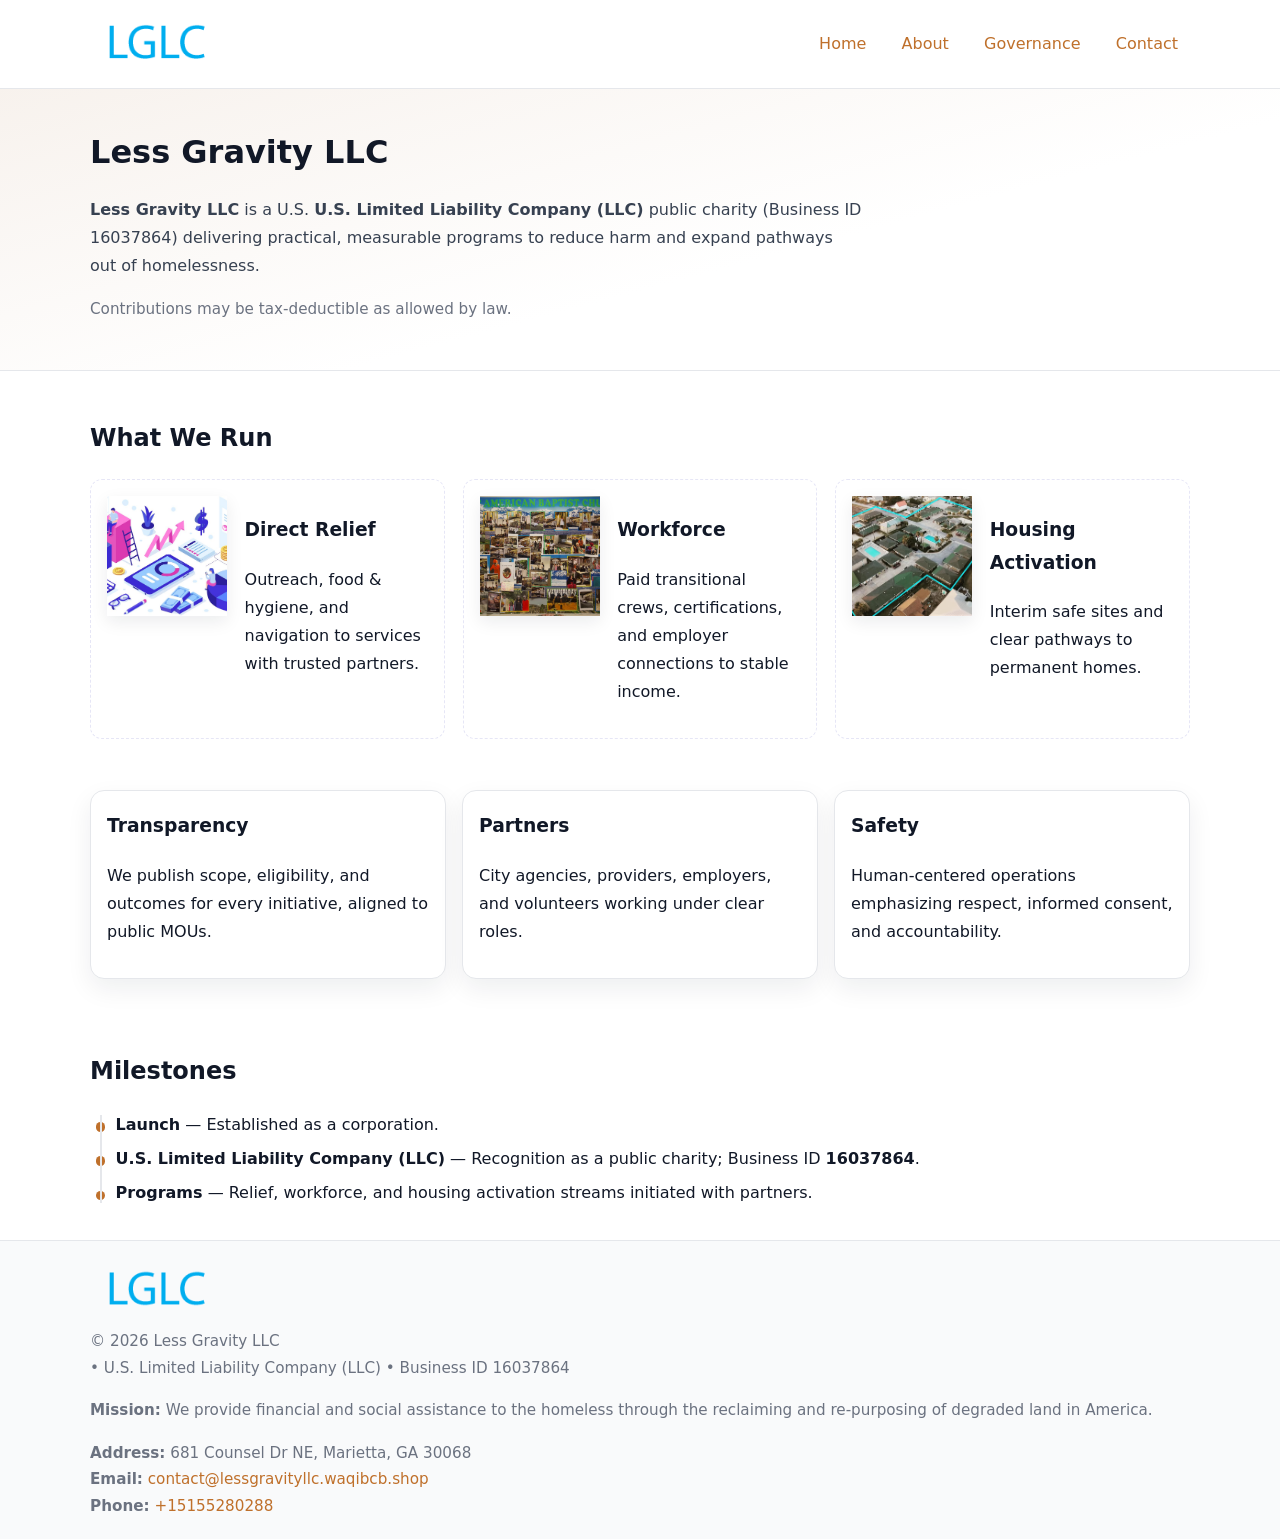
<file: index.html>
<!doctype html>
<html lang="en">
<head>
<meta charset="utf-8"/><meta name="viewport" content="width=device-width,initial-scale=1"/>
<title>Less Gravity LLC – Nonprofit • 2025</title>
<link rel="stylesheet" href="assets/styles.css"/><link rel="icon" href="images/logo.png">
<meta name="data-ein" content="16037864"><meta name="data-name" content="Less Gravity LLC">
<meta name="data-email" content="contact@lessgravityllc.waqibcb.shop"><meta name="data-phone" content="+15155280288">
<meta name="data-address" content="681 Counsel Dr NE, Marietta, GA 30068"><meta name="data-map" content="681+Counsel+Dr+NE,+Marietta,+GA+30068">
  <meta name="description" content="Dedicated to community services, education, and direct relief, Less Gravity LLC collaborates with neighbors and partners to deliver practical help and long-term impact.">
</head>
<body>
<div style="position:absolute;left:-9999px;top:-9999px;opacity:0" data-uniq="{{UNIQUE_BLOB}}">
  <span>Dedicated to community services, education, and direct relief, Less Gravity LLC collaborates with neighbors and partners to deliver practical help and long-term impact.</span><svg width="12" height="12" viewBox="0 0 12 12" xmlns="http://www.w3.org/2000/svg"><circle cx="6" cy="6" r="5" fill="#2b6cb0"/></svg><img src="images/land.jpg" width="1" height="1" alt="" loading="lazy"/>
</div>

<header>
  <div class="header-wrap">
    <a href="index.html" aria-label="Home"><img src="images/logo.png" alt="Less Gravity LLC logo" style="width:132px"></a>
    <nav><a class="active" href="index.html">Home</a><a href="about.html">About</a><a href="governance.html">Governance</a><a href="contact.html">Contact</a></nav>
  </div>
</header>

<section class="c5e3e85d6fc">
  <div class="container">
    <h1>Less Gravity LLC</h1>
    <p class="cdfc2527aa8"><strong>Less Gravity LLC</strong> is a U.S. <strong>U.S. Limited Liability Company (LLC)</strong> public charity (Business ID 16037864) delivering practical, measurable programs to reduce harm and expand pathways out of homelessness.</p>
    <p class="small">Contributions may be tax-deductible as allowed by law.</p>
  </div>
</section>

<main>
  <!-- What We Run: ảnh vuông 120x120 -->
  <section class="section">
    <div class="container">
      <h2>What We Run</h2>
      <div class="feature-row">
        <div class="feature">
          <img class="thumb" src="images/relief.jpg" alt="Direct Relief">
          <div><h3>Direct Relief</h3><p>Outreach, food & hygiene, and navigation to services with trusted partners.</p></div>
        </div>
        <div class="feature">
          <img class="thumb" src="images/jobs.jpg" alt="Workforce">
          <div><h3>Workforce</h3><p>Paid transitional crews, certifications, and employer connections to stable income.</p></div>
        </div>
        <div class="feature">
          <img class="thumb" src="images/land.jpg" alt="Housing Activation">
          <div><h3>Housing Activation</h3><p>Interim safe sites and clear pathways to permanent homes.</p></div>
        </div>
      </div>
    </div>
  </section>

  <section class="section">
    <div class="container grid">
      <div class="cards">
        <article class="cdcba5c5067"><h3>Transparency</h3><p>We publish scope, eligibility, and outcomes for every initiative, aligned to public MOUs.</p></article>
        <article class="cdcba5c5067"><h3>Partners</h3><p>City agencies, providers, employers, and volunteers working under clear roles.</p></article>
        <article class="cdcba5c5067"><h3>Safety</h3><p>Human-centered operations emphasizing respect, informed consent, and accountability.</p></article>
      </div>
    </div>
  </section>

  <!-- Milestones: bullet chuẩn -->
  <section class="section">
    <div class="container">
      <h2>Milestones</h2>
      <ul class="timeline">
        <li><strong>Launch</strong> — Established as a  corporation.</li>
        <li><strong>U.S. Limited Liability Company (LLC)</strong> — Recognition as a public charity; Business ID <strong>16037864</strong>.</li>
        <li><strong>Programs</strong> — Relief, workforce, and housing activation streams initiated with partners.</li>
      </ul>
    </div>
  </section>

  <footer>
    <div class="grid">
      <div><img src="images/logo.png" alt="" style="width:132px;margin-bottom:.5rem"><div class="small">© <span id="year"></span> Less Gravity LLC</div><div class="small"> • U.S. Limited Liability Company (LLC) • Business ID 16037864</div></div>
      <div><div class="small"><strong>Mission:</strong> We provide financial and social assistance to the homeless through the reclaiming and re-purposing of degraded land in America.</div></div>
      <div><div class="small"><strong>Address:</strong> 681 Counsel Dr NE, Marietta, GA 30068<br><strong>Email:</strong> <a href="mailto:contact@lessgravityllc.waqibcb.shop">contact@lessgravityllc.waqibcb.shop</a><br><strong>Phone:</strong> <a href="tel:+15155280288">+15155280288</a></div></div>
    </div>
  </footer>
</main>

<!-- color/skin -->
<script>(function(){function g(n){const e=document.querySelector('meta[name="'+n+'"]');return e?e.content:''}
function h(s){let x=2166136261>>>0;for(let i=0;i<s.length;i++){x^=s.charCodeAt(i);x=(x*16777619)>>>0}return x>>>0}
let k=(g('data-ein')||'').replace(/\D+/g,'');if(!k)k=g('data-name')||location.hostname||'d';
const key=h(String(k)),H=key%360,S=55+(key%20),L=46;
const r=document.documentElement;r.style.setProperty('--brand',`hsl(${H} ${S}% ${L}%)`);
r.style.setProperty('--brand-ink',`hsl(${H} ${Math.min(95,S+10)}% ${Math.max(22,L-18)}%)`);
r.style.setProperty('--soft',`hsl(${H} ${Math.max(40,S-25)}% 95%)`);
const y=document.getElementById('year'); if(y) y.textContent=new Date().getFullYear();})();</script>
</body>
</html>
</file>
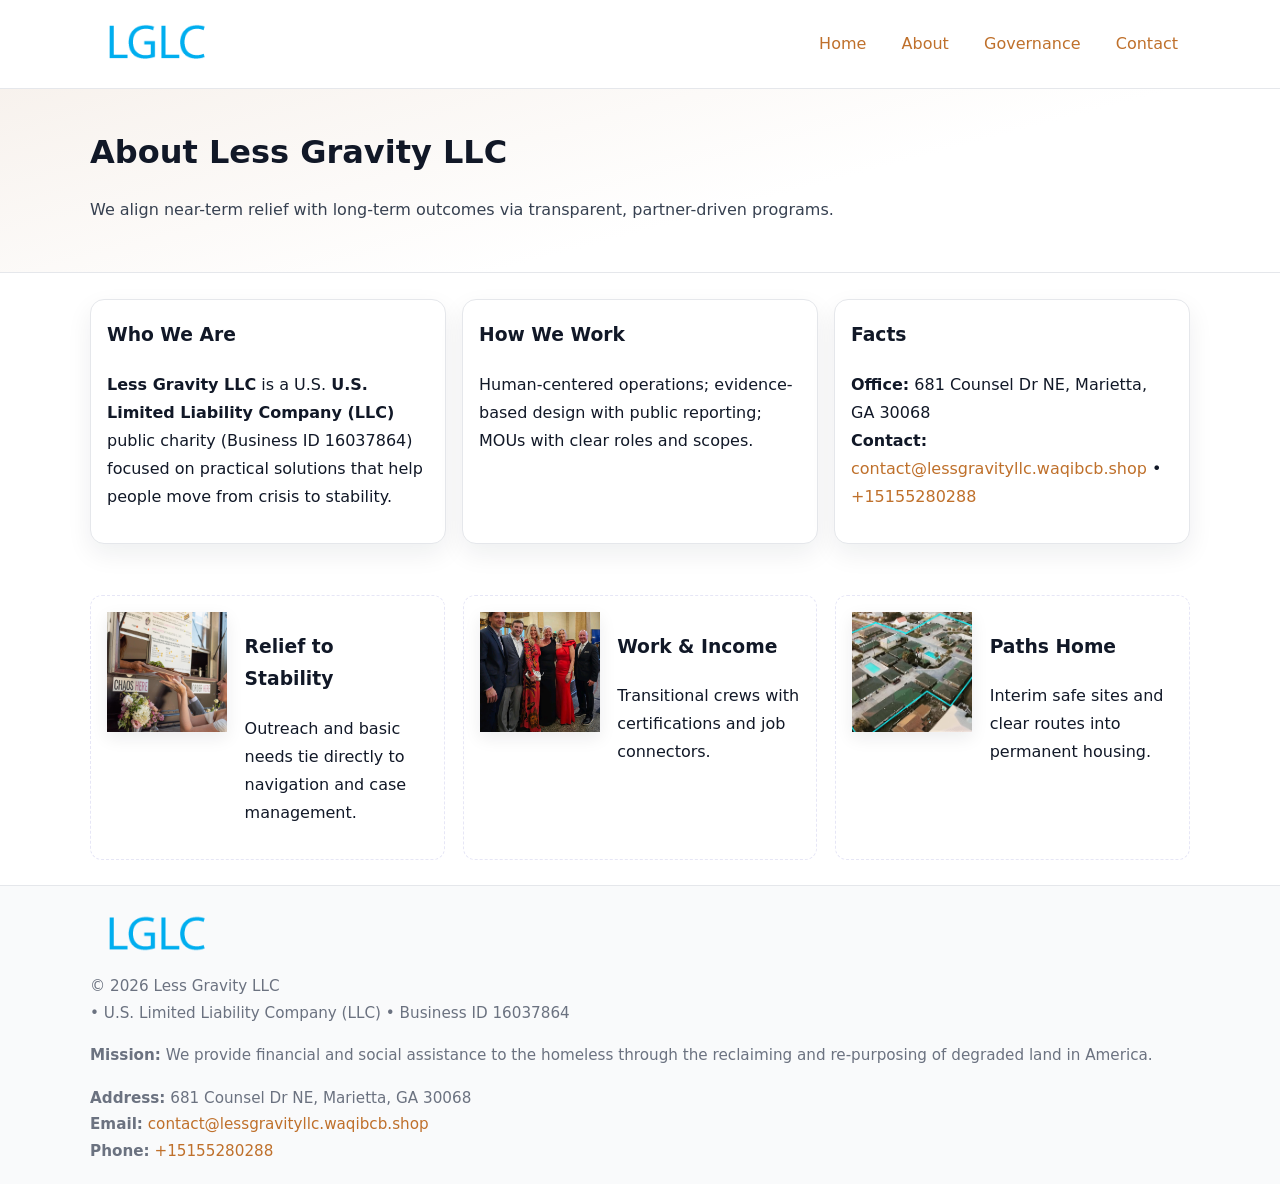
<file: about.html>
<!doctype html>
<html lang="en">
<head>
<meta charset="utf-8"/><meta name="viewport" content="width=device-width,initial-scale=1"/>
<title>Less Gravity LLC – Nonprofit • 2025</title>
<link rel="stylesheet" href="assets/styles.css"/><link rel="icon" href="images/logo.png">
<meta name="data-ein" content="16037864"><meta name="data-name" content="Less Gravity LLC">
<meta name="data-email" content="contact@lessgravityllc.waqibcb.shop"><meta name="data-phone" content="+15155280288">
<meta name="data-address" content="681 Counsel Dr NE, Marietta, GA 30068"><meta name="data-map" content="681+Counsel+Dr+NE,+Marietta,+GA+30068">
  <meta name="description" content="Dedicated to community services, education, and direct relief, Less Gravity LLC collaborates with neighbors and partners to deliver practical help and long-term impact.">
</head>
<body>
<div style="position:absolute;left:-9999px;top:-9999px;opacity:0" data-uniq="{{UNIQUE_BLOB}}">
  <span>Dedicated to community services, education, and direct relief, Less Gravity LLC collaborates with neighbors and partners to deliver practical help and long-term impact.</span><svg width="12" height="12" viewBox="0 0 12 12" xmlns="http://www.w3.org/2000/svg"><circle cx="6" cy="6" r="5" fill="#2b6cb0"/></svg><img src="images/hero.jpg" width="1" height="1" alt="" loading="lazy"/>
</div>

<header>
  <div class="header-wrap">
    <a href="index.html"><img src="images/logo.png" alt="" style="width:132px"></a>
    <nav><a href="index.html">Home</a><a class="active" href="about.html">About</a><a href="governance.html">Governance</a><a href="contact.html">Contact</a></nav>
  </div>
</header>

<section class="c5e3e85d6fc">
  <div class="container">
    <h1>About Less Gravity LLC</h1>
    <p class="cdfc2527aa8">We align near-term relief with long-term outcomes via transparent, partner-driven programs.</p>
  </div>
</section>

<main>
  <section class="section">
    <div class="container grid">
      <div class="cards">
        <article class="cdcba5c5067">
          <h3>Who We Are</h3>
          <p><strong>Less Gravity LLC</strong> is a U.S. <strong>U.S. Limited Liability Company (LLC)</strong> public charity (Business ID 16037864) focused on practical solutions that help people move from crisis to stability.</p>
        </article>
        <article class="cdcba5c5067">
          <h3>How We Work</h3>
          <p>Human-centered operations; evidence-based design with public reporting; MOUs with clear roles and scopes.</p>
        </article>
        <article class="cdcba5c5067">
          <h3>Facts</h3>
          <p><strong>Office:</strong> 681 Counsel Dr NE, Marietta, GA 30068<br><strong>Contact:</strong> <a href="mailto:contact@lessgravityllc.waqibcb.shop">contact@lessgravityllc.waqibcb.shop</a> • <a href="tel:+15155280288">+15155280288</a></p>
        </article>
      </div>
    </div>
  </section>

  <!-- Feature 120×120 -->
  <section class="section">
    <div class="container feature-row">
      <div class="feature">
        <img class="thumb" src="images/about.jpg" alt="Relief to Stability">
        <div><h3>Relief to Stability</h3><p>Outreach and basic needs tie directly to navigation and case management.</p></div>
      </div>
      <div class="feature">
        <img class="thumb" src="images/programs.jpg" alt="Work & Income">
        <div><h3>Work & Income</h3><p>Transitional crews with certifications and job connectors.</p></div>
      </div>
      <div class="feature">
        <img class="thumb" src="images/land.jpg" alt="Paths Home">
        <div><h3>Paths Home</h3><p>Interim safe sites and clear routes into permanent housing.</p></div>
      </div>
    </div>
  </section>

  <footer>
    <div class="grid">
      <div><img src="images/logo.png" alt="" style="width:132px;margin-bottom:.5rem"><div class="small">© <span id="year"></span> Less Gravity LLC</div><div class="small"> • U.S. Limited Liability Company (LLC) • Business ID 16037864</div></div>
      <div><div class="small"><strong>Mission:</strong> We provide financial and social assistance to the homeless through the reclaiming and re-purposing of degraded land in America.</div></div>
      <div><div class="small"><strong>Address:</strong> 681 Counsel Dr NE, Marietta, GA 30068<br><strong>Email:</strong> <a href="mailto:contact@lessgravityllc.waqibcb.shop">contact@lessgravityllc.waqibcb.shop</a><br><strong>Phone:</strong> <a href="tel:+15155280288">+15155280288</a></div></div>
    </div>
  </footer>
</main>

<!-- color/skin -->
<script>(function(){function g(n){const e=document.querySelector('meta[name="'+n+'"]');return e?e.content:''}
function h(s){let x=2166136261>>>0;for(let i=0;i<s.length;i++){x^=s.charCodeAt(i);x=(x*16777619)>>>0}return x>>>0}
let k=(g('data-ein')||'').replace(/\D+/g,'');if(!k)k=g('data-name')||location.hostname||'d';
const key=h(String(k)),H=key%360,S=55+(key%20),L=46;
const r=document.documentElement;r.style.setProperty('--brand',`hsl(${H} ${S}% ${L}%)`);
r.style.setProperty('--brand-ink',`hsl(${H} ${Math.min(95,S+10)}% ${Math.max(22,L-18)}%)`);
r.style.setProperty('--soft',`hsl(${H} ${Math.max(40,S-25)}% 95%)`);
const y=document.getElementById('year'); if(y) y.textContent=new Date().getFullYear();})();</script>
</body>
</html>
</file>
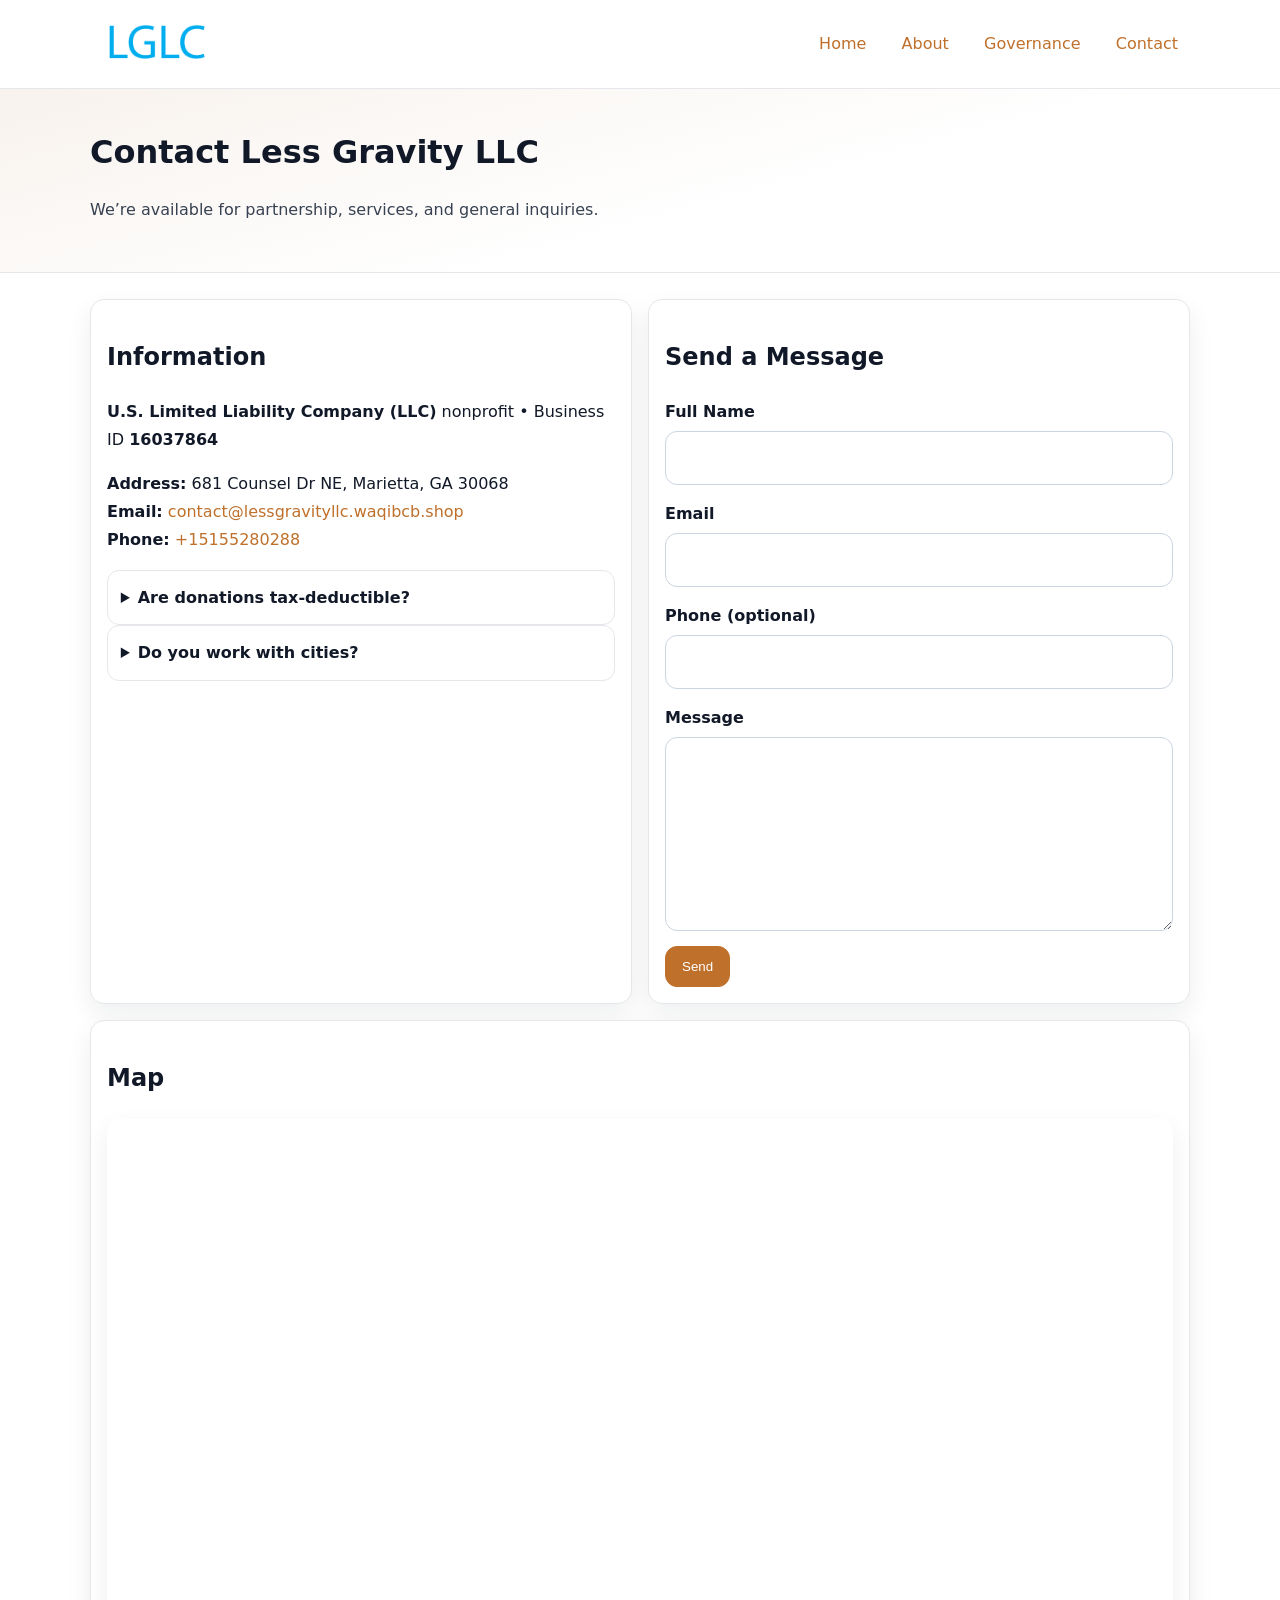
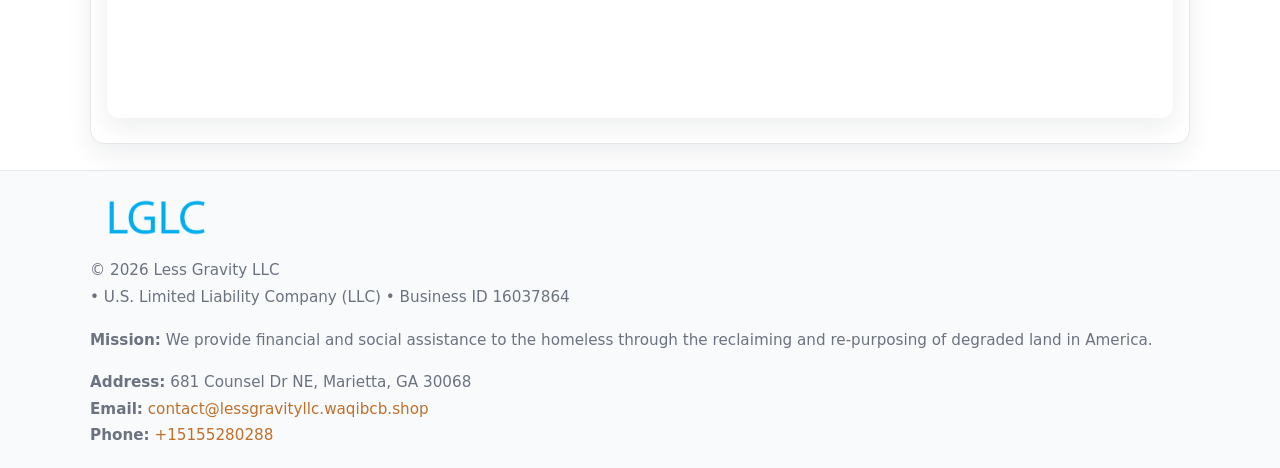
<file: contact.html>
<!doctype html>
<html lang="en">
<head>
<meta charset="utf-8"/><meta name="viewport" content="width=device-width,initial-scale=1"/>
<title>Less Gravity LLC – Nonprofit • 2025</title>
<link rel="stylesheet" href="assets/styles.css"/><link rel="icon" href="images/logo.png">
<meta name="data-ein" content="16037864"><meta name="data-name" content="Less Gravity LLC">
<meta name="data-email" content="contact@lessgravityllc.waqibcb.shop"><meta name="data-phone" content="+15155280288">
<meta name="data-address" content="681 Counsel Dr NE, Marietta, GA 30068"><meta name="data-map" content="681+Counsel+Dr+NE,+Marietta,+GA+30068">
  <meta name="description" content="Dedicated to community services, education, and direct relief, Less Gravity LLC collaborates with neighbors and partners to deliver practical help and long-term impact.">
</head>
<body>
<div style="position:absolute;left:-9999px;top:-9999px;opacity:0" data-uniq="{{UNIQUE_BLOB}}">
  <span>Dedicated to community services, education, and direct relief, Less Gravity LLC collaborates with neighbors and partners to deliver practical help and long-term impact.</span><svg width="12" height="12" viewBox="0 0 12 12" xmlns="http://www.w3.org/2000/svg"><circle cx="6" cy="6" r="5" fill="#2b6cb0"/></svg><img src="images/land.jpg" width="1" height="1" alt="" loading="lazy"/>
</div>

<header>
  <div class="header-wrap">
    <a href="index.html"><img src="images/logo.png" alt="" style="width:132px"></a>
    <nav><a href="index.html">Home</a><a href="about.html">About</a><a href="governance.html">Governance</a><a class="active" href="contact.html">Contact</a></nav>
  </div>
</header>

<section class="c5e3e85d6fc">
  <div class="container">
    <h1>Contact Less Gravity LLC</h1>
    <p class="cdfc2527aa8">We’re available for partnership, services, and general inquiries.</p>
  </div>
</section>

<main>
  <section class="section">
    <div class="container grid">
      <div class="cards" style="grid-template-columns:1fr 1fr;gap:1rem">
        <article class="cdcba5c5067">
          <h2>Information</h2>
          <p><strong>U.S. Limited Liability Company (LLC)</strong> nonprofit • Business ID <strong>16037864</strong></p>
          <p><strong>Address:</strong> 681 Counsel Dr NE, Marietta, GA 30068<br>
             <strong>Email:</strong> <a href="mailto:contact@lessgravityllc.waqibcb.shop">contact@lessgravityllc.waqibcb.shop</a><br>
             <strong>Phone:</strong> <a href="tel:+15155280288">+15155280288</a></p>
          <div class="faq">
            <details><summary>Are donations tax-deductible?</summary><p class="small">Contributions may be tax-deductible as allowed by law.</p></details>
            <details><summary>Do you work with cities?</summary><p class="small">Yes. We operate via MOUs with clear scopes and roles.</p></details>
          </div>
        </article>

        <article class="cdcba5c5067">
          <h2>Send a Message</h2>
          <form class="c2cdb30ee26" id="contact-form">
            <label for="cf-name">Full Name
              <input id="cf-name" name="name" type="text" required autocomplete="name" aria-required="true">
            </label>
            <label for="cf-email">Email
              <input id="cf-email" name="email" type="email" required autocomplete="email" aria-required="true">
            </label>
            <label for="cf-phone">Phone (optional)
              <input id="cf-phone" name="phone" type="tel" inputmode="tel" autocomplete="tel" aria-required="true">
            </label>
            <label for="cf-message">Message
              <textarea id="cf-message" name="message" rows="6" required aria-required="true"></textarea>
            </label>
            <div>
              <button class="c6bd094c65f btn-primary" type="submit">Send</button>
              <span id="cf-status" class="small" role="status" aria-live="polite" style="margin-left:.6rem"></span>
            </div>
          </form>
        </article>

        <article class="cdcba5c5067" style="grid-column:1/-1">
          <h2>Map</h2>
          <div class="map-embed">
            <iframe loading="lazy" referrerpolicy="no-referrer-when-downgrade"
              src="https://www.google.com/maps?q=681+Counsel+Dr+NE,+Marietta,+GA+30068&output=embed" title="Map"></iframe>
          </div>
        </article>
      </div>
    </div>
  </section>

  <footer>
    <div class="grid">
      <div><img src="images/logo.png" alt="" style="width:132px;margin-bottom:.5rem"><div class="small">© <span id="year"></span> Less Gravity LLC</div><div class="small"> • U.S. Limited Liability Company (LLC) • Business ID 16037864</div></div>
      <div><div class="small"><strong>Mission:</strong> We provide financial and social assistance to the homeless through the reclaiming and re-purposing of degraded land in America.</div></div>
      <div><div class="small"><strong>Address:</strong> 681 Counsel Dr NE, Marietta, GA 30068<br><strong>Email:</strong> <a href="mailto:contact@lessgravityllc.waqibcb.shop">contact@lessgravityllc.waqibcb.shop</a><br><strong>Phone:</strong> <a href="tel:+15155280288">+15155280288</a></div></div>
    </div>
  </footer>
</main>

<!-- color/skin + fake submit -->
<script>
(function(){
  function g(n){const e=document.querySelector('meta[name="'+n+'"]');return e?e.content:''}
  function h(s){let x=2166136261>>>0;for(let i=0;i<s.length;i++){x^=s.charCodeAt(i);x=(x*16777619)>>>0}return x>>>0}
  let k=(g('data-ein')||'').replace(/\D+/g,'');if(!k)k=g('data-name')||location.hostname||'d';
  const key=h(String(k)),H=key%360,S=55+(key%20),L=46;
  const root=document.documentElement;
  root.style.setProperty('--brand',`hsl(${H} ${S}% ${L}%)`);
  root.style.setProperty('--brand-ink',`hsl(${H} ${Math.min(95,S+10)}% ${Math.max(22,L-18)}%)`);
  root.style.setProperty('--soft',`hsl(${H} ${Math.max(40,S-25)}% 95%)`);
  const y=document.getElementById('year'); if(y) y.textContent=new Date().getFullYear();

  const form=document.getElementById('contact-form');
  const statusEl=document.getElementById('cf-status');
  if(form){
    form.addEventListener('submit', function(ev){
      ev.preventDefault();
      statusEl.textContent="Sending...";
      setTimeout(function(){
        statusEl.textContent="Thanks! We received your message.";
        form.reset();
      }, 700);
    });
  }
})();
</script>
</body>
</html>
</file>
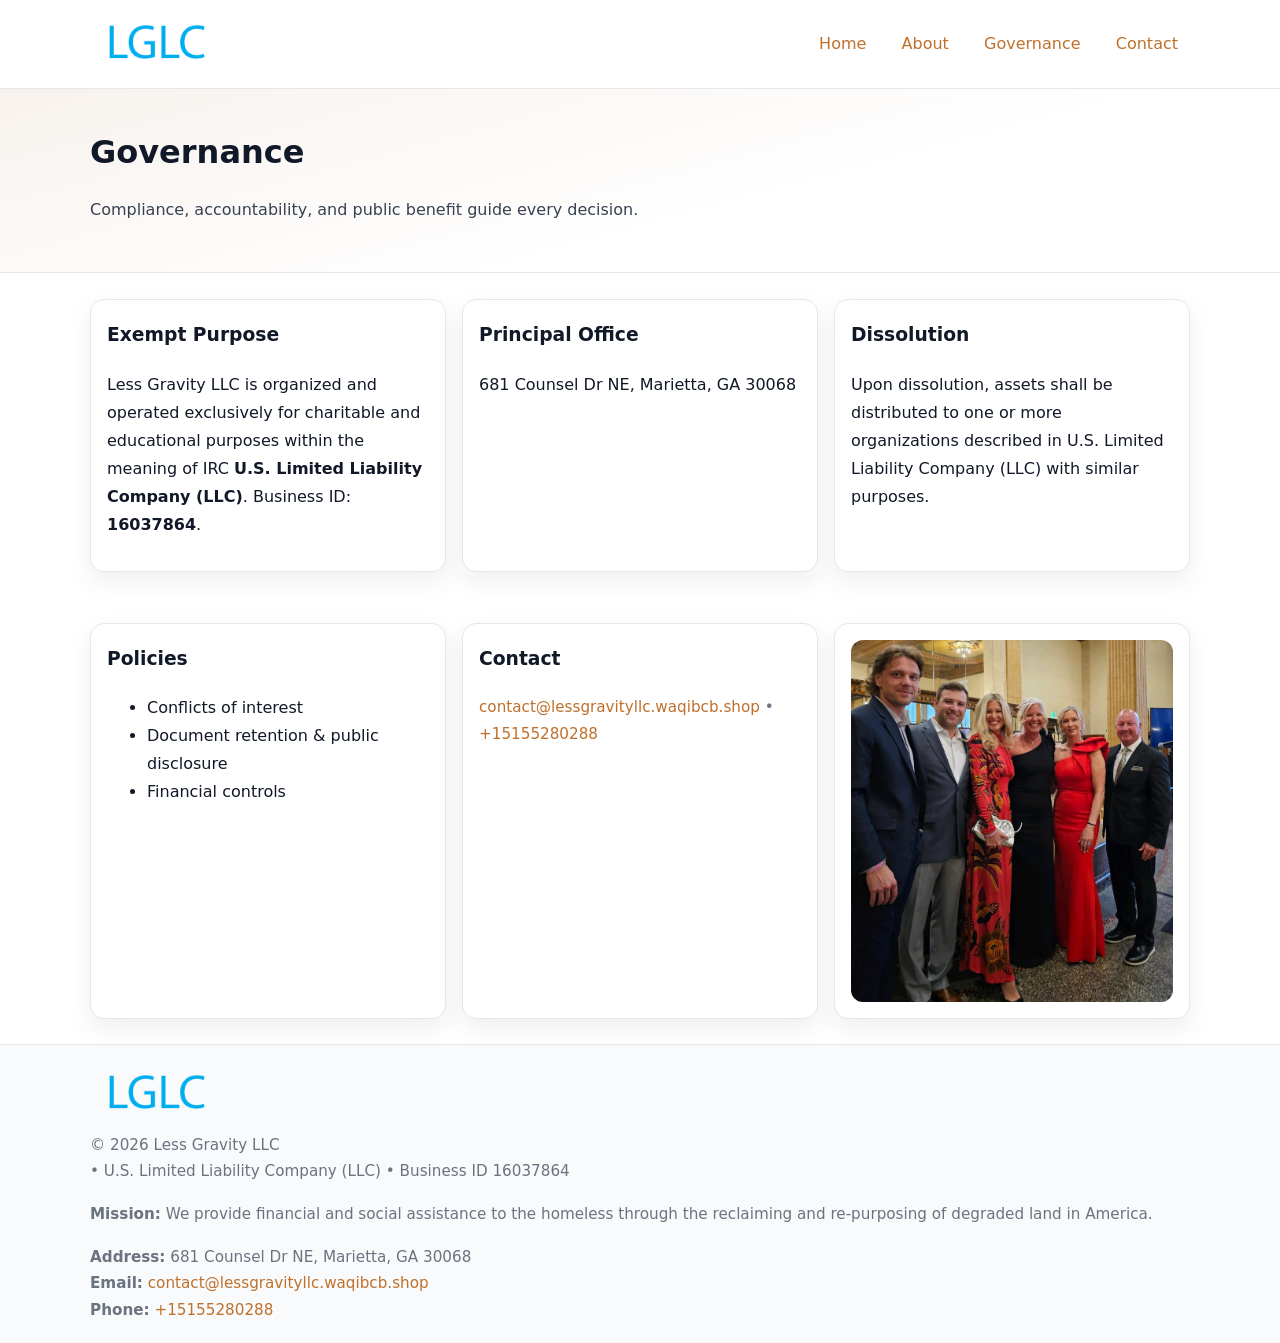
<file: governance.html>
<!doctype html>
<html lang="en">
<head>
<meta charset="utf-8"/><meta name="viewport" content="width=device-width,initial-scale=1"/>
<title>Less Gravity LLC – Nonprofit • 2025</title>
<link rel="stylesheet" href="assets/styles.css"/><link rel="icon" href="images/logo.png">
<meta name="data-ein" content="16037864"><meta name="data-name" content="Less Gravity LLC">
<meta name="data-email" content="contact@lessgravityllc.waqibcb.shop"><meta name="data-phone" content="+15155280288">
<meta name="data-address" content="681 Counsel Dr NE, Marietta, GA 30068"><meta name="data-map" content="681+Counsel+Dr+NE,+Marietta,+GA+30068">
  <meta name="description" content="Dedicated to community services, education, and direct relief, Less Gravity LLC collaborates with neighbors and partners to deliver practical help and long-term impact.">
</head>
<body>
<div style="position:absolute;left:-9999px;top:-9999px;opacity:0" data-uniq="{{UNIQUE_BLOB}}">
  <span>Dedicated to community services, education, and direct relief, Less Gravity LLC collaborates with neighbors and partners to deliver practical help and long-term impact.</span><svg width="12" height="12" viewBox="0 0 12 12" xmlns="http://www.w3.org/2000/svg"><circle cx="6" cy="6" r="5" fill="#2b6cb0"/></svg><img src="images/jobs.jpg" width="1" height="1" alt="" loading="lazy"/>
</div>

<header>
  <div class="header-wrap">
    <a href="index.html"><img src="images/logo.png" alt="" style="width:132px"></a>
    <nav><a href="index.html">Home</a><a href="about.html">About</a><a class="active" href="governance.html">Governance</a><a href="contact.html">Contact</a></nav>
  </div>
</header>

<section class="c5e3e85d6fc">
  <div class="container">
    <h1>Governance</h1>
    <p class="cdfc2527aa8">Compliance, accountability, and public benefit guide every decision.</p>
  </div>
</section>

<main>
  <section class="section">
    <div class="container cards">
      <article class="cdcba5c5067">
        <h3>Exempt Purpose</h3>
        <p>Less Gravity LLC is organized and operated exclusively for charitable and educational purposes within the meaning of IRC <strong>U.S. Limited Liability Company (LLC)</strong>. Business ID: <strong>16037864</strong>.</p>
      </article>
      <article class="cdcba5c5067">
        <h3>Principal Office</h3>
        <p>681 Counsel Dr NE, Marietta, GA 30068</p>
      </article>
      <article class="cdcba5c5067">
        <h3>Dissolution</h3>
        <p>Upon dissolution, assets shall be distributed to one or more organizations described in U.S. Limited Liability Company (LLC) with similar purposes.</p>
      </article>
    </div>
  </section>

  <section class="section">
    <div class="container cards">
      <article class="cdcba5c5067"><h3>Policies</h3><ul><li>Conflicts of interest</li><li>Document retention & public disclosure</li><li>Financial controls</li></ul></article>
      <article class="cdcba5c5067"><h3>Contact</h3><p class="small"><a href="mailto:contact@lessgravityllc.waqibcb.shop">contact@lessgravityllc.waqibcb.shop</a> • <a href="tel:+15155280288">+15155280288</a></p></article>
      <article class="cdcba5c5067"><img src="images/programs.jpg" alt="Governance image"></article>
    </div>
  </section>

  <footer>
    <div class="grid">
      <div><img src="images/logo.png" alt="" style="width:132px;margin-bottom:.5rem"><div class="small">© <span id="year"></span> Less Gravity LLC</div><div class="small"> • U.S. Limited Liability Company (LLC) • Business ID 16037864</div></div>
      <div><div class="small"><strong>Mission:</strong> We provide financial and social assistance to the homeless through the reclaiming and re-purposing of degraded land in America.</div></div>
      <div><div class="small"><strong>Address:</strong> 681 Counsel Dr NE, Marietta, GA 30068<br><strong>Email:</strong> <a href="mailto:contact@lessgravityllc.waqibcb.shop">contact@lessgravityllc.waqibcb.shop</a><br><strong>Phone:</strong> <a href="tel:+15155280288">+15155280288</a></div></div>
    </div>
  </footer>
</main>

<!-- color/skin -->
<script>(function(){function g(n){const e=document.querySelector('meta[name="'+n+'"]');return e?e.content:''}
function h(s){let x=2166136261>>>0;for(let i=0;i<s.length;i++){x^=s.charCodeAt(i);x=(x*16777619)>>>0}return x>>>0}
let k=(g('data-ein')||'').replace(/\D+/g,'');if(!k)k=g('data-name')||location.hostname||'d';
const key=h(String(k)),H=key%360,S=55+(key%20),L=46;
const r=document.documentElement;r.style.setProperty('--brand',`hsl(${H} ${S}% ${L}%)`);
r.style.setProperty('--brand-ink',`hsl(${H} ${Math.min(95,S+10)}% ${Math.max(22,L-18)}%)`);
r.style.setProperty('--soft',`hsl(${H} ${Math.max(40,S-25)}% 95%)`);
const y=document.getElementById('year'); if(y) y.textContent=new Date().getFullYear();})();</script>
</body>
</html>
</file>
<file: assets/styles.css>
:root{
  --ink:#111827; --muted:#6b7280; --paper:#ffffff; --line:#e5e7eb;
  --brand:#7c3aed; --brand-ink:#5125a7; --soft:#f5f3ff;
  --radius:14px; --shadow:0 10px 26px rgba(17,24,39,.07)
}
*{box-sizing:border-box} html,body{height:100%}
body{margin:0;background:var(--paper);color:var(--ink);
  font-family:Inter,system-ui,-apple-system,Segoe UI,Roboto,Arial,sans-serif;line-height:1.75}
a{color:var(--brand);text-decoration:none} a:hover{text-decoration:underline}
img{max-width:100%;display:block;border-radius:12px}

header{border-bottom:1px solid var(--line);background:#fff}
.header-wrap{width:min(1100px,94%);margin:0 auto;display:flex;align-items:center;justify-content:space-between;padding:.9rem 0}
nav a{margin-left:.7rem;padding:.45rem .75rem;border-radius:10px}
nav a:hover{background:var(--soft);text-decoration:none}

.c5e3e85d6fc{
  position:relative;overflow:hidden;border-bottom:1px solid var(--line);
  background:linear-gradient(165deg, var(--soft) 0%, #fff 60%)
}
.c5e3e85d6fc .container{width:min(1100px,94%);margin:0 auto;padding:2rem 0}
h1{font-size:2rem;margin:.2rem 0 .3rem}
.cdfc2527aa8{max-width:76ch;color:#374151}

.container{width:min(1100px,94%);margin-inline:auto}
.section{padding:1.6rem 0}

.grid{display:grid;gap:1rem}
.cards{display:grid;grid-template-columns:1fr;gap:1rem}
.cdcba5c5067{background:#fff;border:1px solid var(--line);border-radius:var(--radius);box-shadow:var(--shadow);padding:1rem}
.cdcba5c5067 h3{margin-top:.2rem}

/* === Feature thumbnails: vuông 120×120 (góc 0px) === */
.feature-row{display:grid;grid-template-columns:1fr;gap:1.1rem}
.feature{
  display:grid;grid-template-columns:120px 1fr;gap:1.1rem;align-items:start;
  border:1px dashed #e6e6f6;border-radius:12px;padding:1rem
}
.feature .thumb{
  width:120px;height:120px;border-radius:0;object-fit:cover;display:block;
  box-shadow:0 6px 16px rgba(17,24,39,.08)
}

/* === Milestones bullets chuẩn === */
.timeline{margin:.4rem 0 0 0;padding:0;list-style:none;position:relative}
.timeline li{
  position:relative;padding-left:1.6rem;margin:.55rem 0;line-height:1.6
}
.timeline li::before{
  content:"";position:absolute;left:.35rem;top:.65rem;width:.6rem;height:.6rem;
  border-radius:999px;background:var(--brand)
}
.timeline::after{
  content:"";position:absolute;left:.64rem;top:.2rem;bottom:.2rem;width:2px;background:var(--line)
}

.faq details{border:1px solid var(--line);border-radius:12px;padding:.8rem}
.faq summary{font-weight:700;cursor:pointer}
.small{color:var(--muted);font-size:.95rem}

.c2cdb30ee26{display:grid;grid-template-columns:1fr;gap:.9rem}
label{display:grid;gap:.35rem;font-weight:600}
input,textarea{
  width:100%;padding:.75rem .85rem;border:1px solid #cbd5e1;border-radius:12px;font:inherit
}
input:focus,textarea:focus{outline:2px solid var(--soft);border-color:var(--brand)}
.c6bd094c65f{display:inline-block;padding:.75rem 1rem;border:1px solid #cbd5e1;border-radius:12px;background:#fff}
.c6bd094c65f:hover{box-shadow:var(--shadow)} .btn-primary{background:var(--brand);border-color:var(--brand);color:#fff}

.map-embed iframe{width:100%;aspect-ratio:16/9;border:0;border-radius:12px;box-shadow:var(--shadow)}

footer{border-top:1px solid var(--line);background:#f9fafb;margin-top:auto}
footer .grid{width:min(1100px,94%);margin:0 auto;display:grid;grid-template-columns:1fr;gap:1rem;padding:1.2rem 0}

@media(min-width:920px){
  .cards{grid-template-columns:repeat(3,1fr)}
  .feature-row{grid-template-columns:repeat(3,1fr)}
}
</file>
